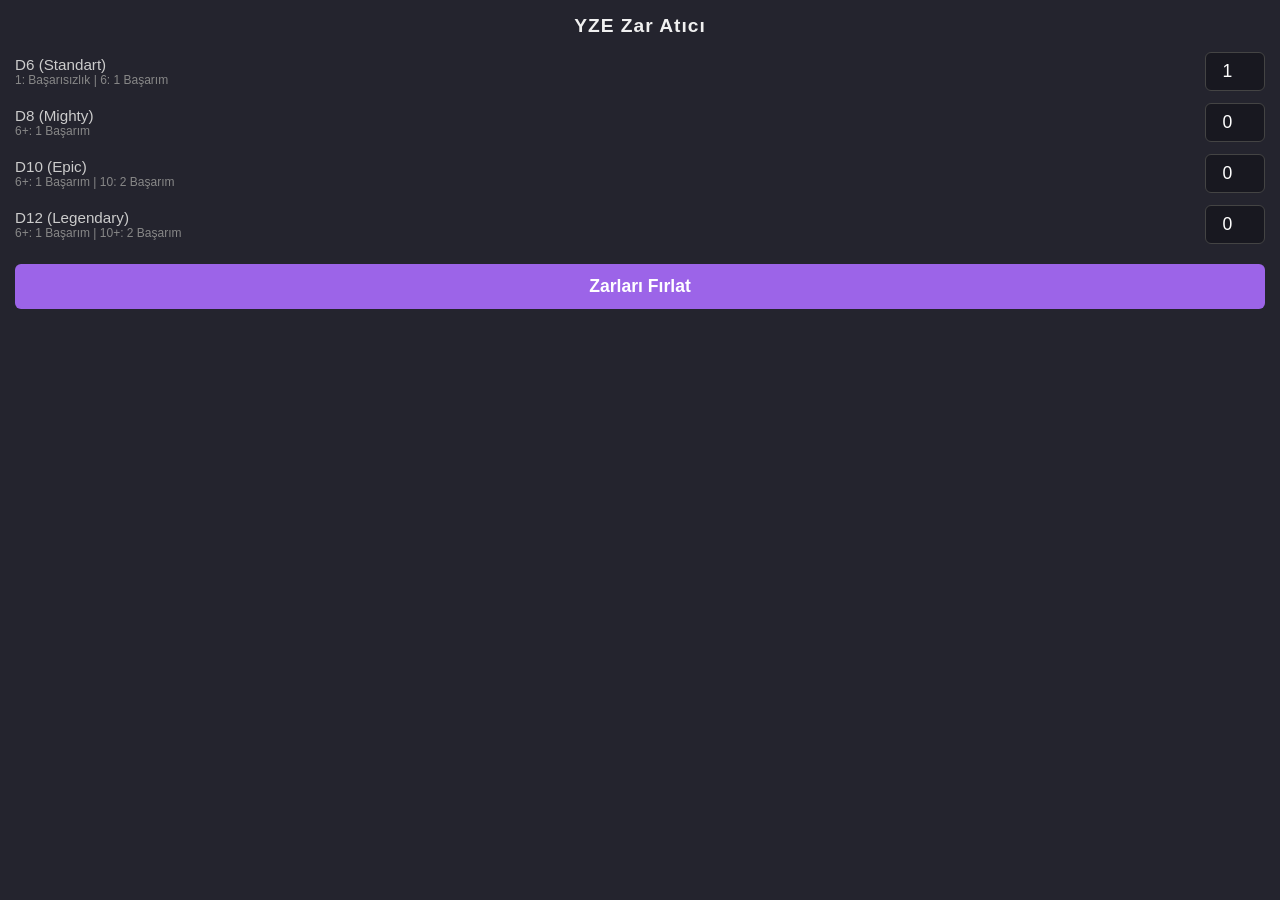
<file: seslisohbet/index.html>
<!DOCTYPE html>
<html lang="tr">
<head>
  <meta charset="UTF-8">
  <title>YZE Zar Atıcı</title>
  <style>
    :root {
      --bg-color: #24242e;
      --text-color: #f0f0f0;
      --accent: #9c64e8;
      --btn-hover: #bb86fc;
    }
    body {
      font-family: -apple-system, BlinkMacSystemFont, "Segoe UI", Roboto, Helvetica, Arial, sans-serif;
      background-color: var(--bg-color);
      color: var(--text-color);
      margin: 0;
      display: flex;
      flex-direction: column;
      align-items: center;
      padding: 15px;
      box-sizing: border-box;
    }
    h2 { margin: 0 0 15px 0; font-size: 1.2rem; letter-spacing: 1px; text-align: center;}
    
    .dice-grid {
      display: grid;
      grid-template-columns: 1fr 60px;
      gap: 12px;
      width: 100%;
      margin-bottom: 20px;
      align-items: center;
    }
    
    .dice-label {
      font-size: 0.95rem;
      color: #ccc;
      display: flex;
      flex-direction: column;
    }
    
    .dice-label small {
      font-size: 0.75rem;
      color: #888;
    }

    input[type="number"] {
      width: 100%;
      padding: 8px;
      font-size: 1.1rem;
      text-align: center;
      border: 1px solid #444;
      border-radius: 6px;
      background: #181820;
      color: #fff;
      outline: none;
      box-sizing: border-box;
    }
    input[type="number"]:focus { border-color: var(--accent); }
    
    button {
      background-color: var(--accent);
      color: #fff;
      border: none;
      padding: 12px 24px;
      font-size: 1.1rem;
      font-weight: bold;
      border-radius: 6px;
      cursor: pointer;
      width: 100%;
      transition: background 0.2s;
    }
    button:hover { background-color: var(--btn-hover); }
    
    #last-roll {
      margin-top: 15px;
      font-size: 0.85rem;
      color: #aaa;
      width: 100%;
      text-align: left;
      line-height: 1.4;
    }
    .success-text { color: #4ade80; font-weight: bold; }
    .fail-text { color: #f87171; font-weight: bold; }
  </style>
</head>
<body>
  <h2>YZE Zar Atıcı</h2>
  
  <div class="dice-grid">
    <div class="dice-label">D6 (Standart)<small>1: Başarısızlık | 6: 1 Başarım</small></div>
    <input type="number" id="d6-count" value="1" min="0" max="50">

    <div class="dice-label">D8 (Mighty)<small>6+: 1 Başarım</small></div>
    <input type="number" id="d8-count" value="0" min="0" max="10">

    <div class="dice-label">D10 (Epic)<small>6+: 1 Başarım | 10: 2 Başarım</small></div>
    <input type="number" id="d10-count" value="0" min="0" max="10">

    <div class="dice-label">D12 (Legendary)<small>6+: 1 Başarım | 10+: 2 Başarım</small></div>
    <input type="number" id="d12-count" value="0" min="0" max="10">
  </div>

  <button id="roll-btn">Zarları Fırlat</button>
  <div id="last-roll"></div>

  <script type="module">
    import OBR from "https://esm.sh/@owlbear-rodeo/sdk@3.0.0";

    const CHANNEL_ID = "com.custom.yze-dice-channel";

    OBR.onReady(async () => {
      const playerName = await OBR.player.getName();

      // Diğer oyunculardan gelen zar paketlerini dinle
      OBR.broadcast.onMessage(CHANNEL_ID, (event) => {
        showNotification(event.data);
      });

      document.getElementById("roll-btn").addEventListener("click", () => {
        // Zarların sayısını inputlardan çekiyoruz
        const counts = {
          d6: parseInt(document.getElementById("d6-count").value) || 0,
          d8: parseInt(document.getElementById("d8-count").value) || 0,
          d10: parseInt(document.getElementById("d10-count").value) || 0,
          d12: parseInt(document.getElementById("d12-count").value) || 0
        };

        if (counts.d6 === 0 && counts.d8 === 0 && counts.d10 === 0 && counts.d12 === 0) return;

        let successes = 0;
        let failures = 0;
        let rollResults = {};

        // Zar atma yardımcısı
        const rollDice = (sides, count) => {
          let results =[];
          for (let i = 0; i < count; i++) {
            results.push(Math.floor(Math.random() * sides) + 1);
          }
          return results;
        };

        // --- D6 (Standart) Hesabı ---
        if (counts.d6 > 0) {
          rollResults.d6 = rollDice(6, counts.d6);
          rollResults.d6.forEach(val => {
            if (val === 6) successes += 1;
            if (val === 1) failures += 1;
          });
        }

        // --- D8 (Mighty) Hesabı ---
        if (counts.d8 > 0) {
          rollResults.d8 = rollDice(8, counts.d8);
          rollResults.d8.forEach(val => {
            if (val >= 6) successes += 1; 
            // Max 8 olduğu için 10'a ulaşamaz.
          });
        }

        // --- D10 (Epic) Hesabı ---
        if (counts.d10 > 0) {
          rollResults.d10 = rollDice(10, counts.d10);
          rollResults.d10.forEach(val => {
            if (val >= 10) successes += 2;
            else if (val >= 6) successes += 1;
          });
        }

        // --- D12 (Legendary) Hesabı ---
        if (counts.d12 > 0) {
          rollResults.d12 = rollDice(12, counts.d12);
          rollResults.d12.forEach(val => {
            if (val >= 10) successes += 2;
            else if (val >= 6) successes += 1;
          });
        }

        const payload = { player: playerName, rollResults, successes, failures };

        // 1. Odadaki diğer oyunculara gönder
        OBR.broadcast.sendMessage(CHANNEL_ID, payload);

        // 2. Kendi ekranında Owlbear bildirimi olarak göster
        showNotification({ player: "Sen", rollResults, successes, failures });

        // 3. Eklenti menüsündeki özet ekranını güncelle
        updatePanelUI(rollResults, successes, failures);
      });

      // Owlbear bildirimini (Toast) gösteren fonksiyon
      function showNotification(data) {
        const { player, rollResults, successes, failures } = data;
        let detailsText = "";

        if (rollResults.d6) detailsText += `D6: [${rollResults.d6.join(', ')}]\n`;
        if (rollResults.d8) detailsText += `D8 (Mighty): [${rollResults.d8.join(', ')}]\n`;
        if (rollResults.d10) detailsText += `D10 (Epic): [${rollResults.d10.join(', ')}]\n`;
        if (rollResults.d12) detailsText += `D12 (Legendary): [${rollResults.d12.join(', ')}]\n`;
        
        detailsText += `\n✅ Başarım: ${successes} \n❌ Başarısızlık: ${failures}`;
        
        OBR.notification.show(`${player} zar attı!\n\n${detailsText}`);
      }

      // Eklenti içi arayüz metnini (HTML) güncelleyen fonksiyon
      function updatePanelUI(rollResults, successes, failures) {
        let htmlText = "";
        if (rollResults.d6) htmlText += `D6: [${rollResults.d6.join(', ')}]<br>`;
        if (rollResults.d8) htmlText += `D8: [${rollResults.d8.join(', ')}]<br>`;
        if (rollResults.d10) htmlText += `D10: [${rollResults.d10.join(', ')}]<br>`;
        if (rollResults.d12) htmlText += `D12: [${rollResults.d12.join(', ')}]<br>`;
        
        htmlText += `<br><span class="success-text">✅ Toplam Başarım: ${successes}</span><br>`;
        htmlText += `<span class="fail-text">❌ Başarısızlık: ${failures}</span>`;
        
        document.getElementById("last-roll").innerHTML = htmlText;
      }
    });
  </script>
</body>
</html>
</file>
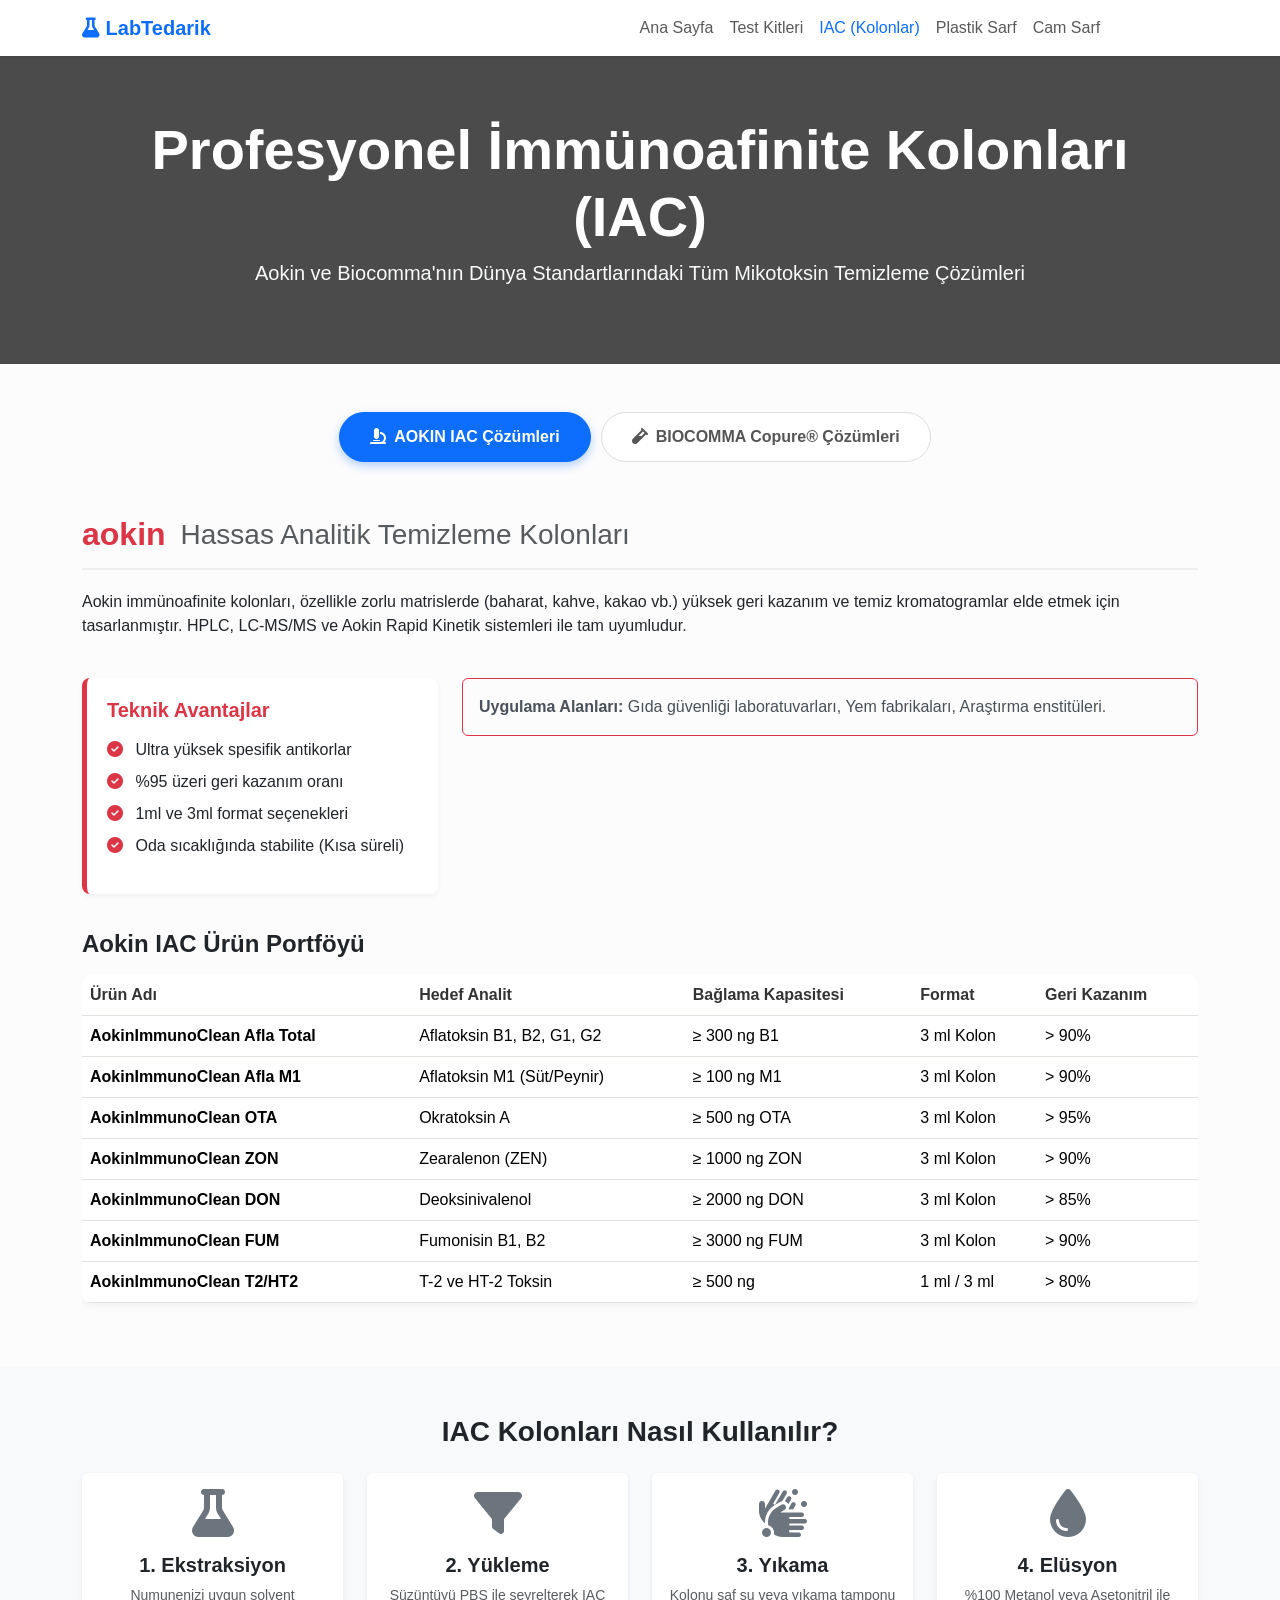
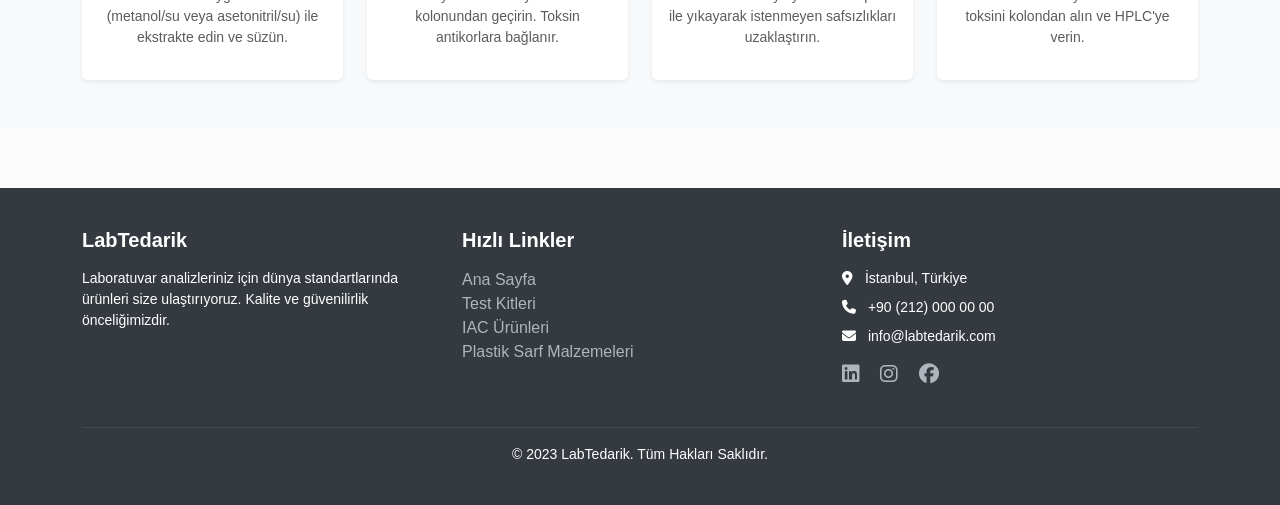
<file: wd/iac.html>
<!DOCTYPE html>
<html lang="tr">
<head>
    <meta charset="UTF-8">
    <meta name="viewport" content="width=device-width, initial-scale=1.0">
    <title>Geniş Kapsamlı IAC Ürün Kataloğu - LabTedarik</title>
    <!-- Bootstrap 5 CSS -->
    <link href="https://cdn.jsdelivr.net/npm/bootstrap@5.3.0/dist/css/bootstrap.min.css" rel="stylesheet">
    <!-- FontAwesome İkonları -->
    <link rel="stylesheet" href="https://cdnjs.cloudflare.com/ajax/libs/font-awesome/6.4.0/css/all.min.css">
    
    <style>
        :root {
            --primary-color: #0d6efd;
            --aokin-color: #dc3545; /* Aokin kırmızısı temsili */
            --biocomma-color: #0d6efd; /* Biocomma mavisi temsili */
            --bg-light: #f8f9fa;
        }
        
        body {
            font-family: 'Segoe UI', Tahoma, Geneva, Verdana, sans-serif;
            background-color: #fcfcfc;
        }

        /* Navbar */
        .navbar { box-shadow: 0 2px 4px rgba(0,0,0,.1); }
        .nav-link { font-weight: 500; }
        .nav-link:hover { color: var(--primary-color) !important; }

        /* Page Header */
        .page-header {
            background: linear-gradient(rgba(0, 0, 0, 0.7), rgba(0, 0, 0, 0.7)), url('https://images.unsplash.com/photo-1579154204601-01588f351e67?ixlib=rb-1.2.1&auto=format&fit=crop&w=1920&q=80');
            background-size: cover;
            background-position: center;
            color: white;
            padding: 60px 0;
        }

        /* Tab Menü Tasarımı */
        .nav-pills .nav-link {
            color: #555;
            background-color: white;
            border: 1px solid #ddd;
            margin-right: 10px;
            border-radius: 50px;
            padding: 12px 30px;
            font-weight: 600;
            transition: all 0.3s;
        }
        .nav-pills .nav-link.active {
            background-color: var(--primary-color);
            color: white;
            border-color: var(--primary-color);
            box-shadow: 0 4px 10px rgba(13, 110, 253, 0.3);
        }
        
        /* Tablo Tasarımı */
        .tech-table {
            background: white;
            border-radius: 8px;
            overflow: hidden;
            box-shadow: 0 2px 8px rgba(0,0,0,0.05);
        }
        .tech-table thead {
            background-color: #f1f3f5;
        }
        .tech-table th {
            font-weight: 600;
            color: #333;
        }
        .tech-table td {
            vertical-align: middle;
        }

        /* Marka Başlıkları */
        .brand-header {
            display: flex;
            align-items: center;
            margin-bottom: 20px;
            padding-bottom: 10px;
            border-bottom: 2px solid #eee;
        }
        .brand-logo-text {
            font-size: 2rem;
            font-weight: 800;
            margin-right: 15px;
        }

        /* Teknik Kartlar */
        .spec-card {
            background: #fff;
            padding: 20px;
            border-radius: 8px;
            border-left: 5px solid var(--primary-color);
            box-shadow: 0 2px 5px rgba(0,0,0,0.05);
            margin-bottom: 20px;
        }

        /* Footer */
        footer {
            background-color: #343a40;
            color: white;
            padding: 40px 0;
            margin-top: 60px;
        }
        footer a { color: #adb5bd; text-decoration: none; }
        footer a:hover { color: white; }
    </style>
</head>
<body>

    <!-- Navigasyon Menüsü -->
    <nav class="navbar navbar-expand-lg navbar-light bg-white sticky-top">
        <div class="container">
            <a class="navbar-brand fw-bold text-primary" href="index.html">
                <i class="fa-solid fa-flask"></i> LabTedarik
            </a>
            <button class="navbar-toggler" type="button" data-bs-toggle="collapse" data-bs-target="#navbarNav">
                <span class="navbar-toggler-icon"></span>
            </button>
            <div class="collapse navbar-collapse" id="navbarNav">
                <ul class="navbar-nav ms-auto">
                    <li class="nav-item"><a class="nav-link" href="index.html">Ana Sayfa</a></li>
                    <li class="nav-item"><a class="nav-link" href="test-kitleri.html">Test Kitleri</a></li>
                    <li class="nav-item"><a class="nav-link active text-primary" href="iac.html">IAC (Kolonlar)</a></li>
                    <li class="nav-item"><a class="nav-link" href="plastik-sarf.html">Plastik Sarf</a></li>
                    <li class="nav-item"><a class="nav-link" href="cam-sarf.html">Cam Sarf</a></li>
                    <li class="nav-item"><a class="nav-link btn btn-primary text-white ms-2 px-3" href="#iletisim">İletişim</a></li>
                </ul>
            </div>
        </div>
    </nav>

    <!-- Sayfa Başlığı -->
    <header class="page-header text-center">
        <div class="container">
            <h1 class="display-4 fw-bold">Profesyonel İmmünoafinite Kolonları (IAC)</h1>
            <p class="lead text-light">Aokin ve Biocomma'nın Dünya Standartlarındaki Tüm Mikotoksin Temizleme Çözümleri</p>
        </div>
    </header>

    <!-- Marka Seçim Sekmeleri -->
    <section class="py-5">
        <div class="container">
            
            <div class="row justify-content-center mb-5">
                <div class="col-md-8 text-center">
                    <ul class="nav nav-pills justify-content-center" id="pills-tab" role="tablist">
                        <li class="nav-item" role="presentation">
                            <button class="nav-link active" id="pills-aokin-tab" data-bs-toggle="pill" data-bs-target="#pills-aokin" type="button" role="tab">
                                <i class="fa-solid fa-microscope me-2"></i>AOKIN IAC Çözümleri
                            </button>
                        </li>
                        <li class="nav-item" role="presentation">
                            <button class="nav-link" id="pills-biocomma-tab" data-bs-toggle="pill" data-bs-target="#pills-biocomma" type="button" role="tab">
                                <i class="fa-solid fa-vial me-2"></i>BIOCOMMA Copure® Çözümleri
                            </button>
                        </li>
                    </ul>
                </div>
            </div>

            <div class="tab-content" id="pills-tabContent">
                
                <!-- AOKIN SEKME İÇERİĞİ -->
                <div class="tab-pane fade show active" id="pills-aokin" role="tabpanel">
                    <div class="row">
                        <!-- Aokin Hakkında -->
                        <div class="col-lg-12 mb-4">
                            <div class="brand-header">
                                <span class="brand-logo-text text-danger">aokin</span>
                                <h3 class="mb-0 text-muted">Hassas Analitik Temizleme Kolonları</h3>
                            </div>
                            <p>Aokin immünoafinite kolonları, özellikle zorlu matrislerde (baharat, kahve, kakao vb.) yüksek geri kazanım ve temiz kromatogramlar elde etmek için tasarlanmıştır. HPLC, LC-MS/MS ve Aokin Rapid Kinetik sistemleri ile tam uyumludur.</p>
                        </div>

                        <!-- Aokin Teknik Özellikler -->
                        <div class="col-md-4">
                            <div class="spec-card" style="border-color: #dc3545;">
                                <h5 class="fw-bold mb-3 text-danger">Teknik Avantajlar</h5>
                                <ul class="list-unstyled">
                                    <li class="mb-2"><i class="fa-solid fa-check-circle text-danger me-2"></i> Ultra yüksek spesifik antikorlar</li>
                                    <li class="mb-2"><i class="fa-solid fa-check-circle text-danger me-2"></i> %95 üzeri geri kazanım oranı</li>
                                    <li class="mb-2"><i class="fa-solid fa-check-circle text-danger me-2"></i> 1ml ve 3ml format seçenekleri</li>
                                    <li class="mb-2"><i class="fa-solid fa-check-circle text-danger me-2"></i> Oda sıcaklığında stabilite (Kısa süreli)</li>
                                </ul>
                            </div>
                        </div>
                        <div class="col-md-8">
                            <div class="alert alert-light border border-danger">
                                <strong>Uygulama Alanları:</strong> Gıda güvenliği laboratuvarları, Yem fabrikaları, Araştırma enstitüleri.
                            </div>
                        </div>

                        <!-- Aokin Ürün Listesi Tablosu -->
                        <div class="col-12 mt-3">
                            <h4 class="fw-bold mb-3">Aokin IAC Ürün Portföyü</h4>
                            <div class="table-responsive">
                                <table class="table tech-table table-hover">
                                    <thead>
                                        <tr>
                                            <th>Ürün Adı</th>
                                            <th>Hedef Analit</th>
                                            <th>Bağlama Kapasitesi</th>
                                            <th>Format</th>
                                            <th>Geri Kazanım</th>
                                        </tr>
                                    </thead>
                                    <tbody>
                                        <tr>
                                            <td class="fw-bold">AokinImmunoClean Afla Total</td>
                                            <td>Aflatoksin B1, B2, G1, G2</td>
                                            <td>≥ 300 ng B1</td>
                                            <td>3 ml Kolon</td>
                                            <td>> 90%</td>
                                        </tr>
                                        <tr>
                                            <td class="fw-bold">AokinImmunoClean Afla M1</td>
                                            <td>Aflatoksin M1 (Süt/Peynir)</td>
                                            <td>≥ 100 ng M1</td>
                                            <td>3 ml Kolon</td>
                                            <td>> 90%</td>
                                        </tr>
                                        <tr>
                                            <td class="fw-bold">AokinImmunoClean OTA</td>
                                            <td>Okratoksin A</td>
                                            <td>≥ 500 ng OTA</td>
                                            <td>3 ml Kolon</td>
                                            <td>> 95%</td>
                                        </tr>
                                        <tr>
                                            <td class="fw-bold">AokinImmunoClean ZON</td>
                                            <td>Zearalenon (ZEN)</td>
                                            <td>≥ 1000 ng ZON</td>
                                            <td>3 ml Kolon</td>
                                            <td>> 90%</td>
                                        </tr>
                                        <tr>
                                            <td class="fw-bold">AokinImmunoClean DON</td>
                                            <td>Deoksinivalenol</td>
                                            <td>≥ 2000 ng DON</td>
                                            <td>3 ml Kolon</td>
                                            <td>> 85%</td>
                                        </tr>
                                        <tr>
                                            <td class="fw-bold">AokinImmunoClean FUM</td>
                                            <td>Fumonisin B1, B2</td>
                                            <td>≥ 3000 ng FUM</td>
                                            <td>3 ml Kolon</td>
                                            <td>> 90%</td>
                                        </tr>
                                        <tr>
                                            <td class="fw-bold">AokinImmunoClean T2/HT2</td>
                                            <td>T-2 ve HT-2 Toksin</td>
                                            <td>≥ 500 ng</td>
                                            <td>1 ml / 3 ml</td>
                                            <td>> 80%</td>
                                        </tr>
                                    </tbody>
                                </table>
                            </div>
                        </div>
                    </div>
                </div>

                <!-- BIOCOMMA SEKME İÇERİĞİ -->
                <div class="tab-pane fade" id="pills-biocomma" role="tabpanel">
                    <div class="row">
                        <!-- Biocomma Hakkında -->
                        <div class="col-lg-12 mb-4">
                            <div class="brand-header">
                                <span class="brand-logo-text text-primary">biocomma</span>
                                <h3 class="mb-0 text-muted">Copure® Yüksek Performanslı IAC</h3>
                            </div>
                            <p>Biocomma'nın Copure® serisi, AOAC ve GB standartlarına uygun olarak üretilir. Geniş üretim kapasitesi sayesinde yüksek kaliteyi ekonomik maliyetlerle sunar. Özellikle rutin analiz yapan laboratuvarlar için idealdir.</p>
                        </div>

                        <!-- Biocomma Teknik Özellikler -->
                        <div class="col-md-4">
                            <div class="spec-card" style="border-color: #0d6efd;">
                                <h5 class="fw-bold mb-3 text-primary">Teknik Avantajlar</h5>
                                <ul class="list-unstyled">
                                    <li class="mb-2"><i class="fa-solid fa-check-circle text-primary me-2"></i> Hızlı akış hızı özelliği</li>
                                    <li class="mb-2"><i class="fa-solid fa-check-circle text-primary me-2"></i> Mükemmel tekrarlanabilirlik (RSD < %5)</li>
                                    <li class="mb-2"><i class="fa-solid fa-check-circle text-primary me-2"></i> LC-MS/MS için "clean-up" garantisi</li>
                                    <li class="mb-2"><i class="fa-solid fa-check-circle text-primary me-2"></i> 18 ay raf ömrü</li>
                                </ul>
                            </div>
                        </div>
                        <div class="col-md-8">
                            <div class="alert alert-light border border-primary">
                                <strong>Öne Çıkan Özellik:</strong> Biocomma, tek seferde birden fazla toksini temizleyebilen "Multi-Toksin" kolonlarında uzmandır.
                            </div>
                        </div>

                        <!-- Biocomma Ürün Listesi Tablosu -->
                        <div class="col-12 mt-3">
                            <h4 class="fw-bold mb-3">Biocomma Copure® IAC Ürün Portföyü</h4>
                            <div class="table-responsive">
                                <table class="table tech-table table-striped">
                                    <thead>
                                        <tr>
                                            <th class="bg-primary text-white">Ürün Kodu</th>
                                            <th class="bg-primary text-white">Ürün Adı / Açıklama</th>
                                            <th class="bg-primary text-white">Uygulama</th>
                                            <th class="bg-primary text-white">Kapasite</th>
                                        </tr>
                                    </thead>
                                    <tbody>
                                        <tr>
                                            <td>COIAC1001</td>
                                            <td><strong>Aflatoxin B1 IAC</strong></td>
                                            <td>Tahıl, Yem, Yağ</td>
                                            <td>≥ 200ng</td>
                                        </tr>
                                        <tr>
                                            <td>COIAC1004</td>
                                            <td><strong>Aflatoxin Total (B1/B2/G1/G2) IAC</strong></td>
                                            <td>Geniş Kapsamlı Gıda</td>
                                            <td>≥ 300ng</td>
                                        </tr>
                                        <tr>
                                            <td>COIAC1005</td>
                                            <td><strong>Aflatoxin M1 IAC</strong></td>
                                            <td>Süt, Süt Tozu, Peynir</td>
                                            <td>≥ 100ng</td>
                                        </tr>
                                        <tr>
                                            <td>COIAC2001</td>
                                            <td><strong>Ochratoxin A (OTA) IAC</strong></td>
                                            <td>Kahve, Şarap, Baharat</td>
                                            <td>≥ 200ng</td>
                                        </tr>
                                        <tr>
                                            <td>COIAC3001</td>
                                            <td><strong>Zearalenone (ZEN) IAC</strong></td>
                                            <td>Mısır ve Türevleri</td>
                                            <td>≥ 1000ng</td>
                                        </tr>
                                        <tr>
                                            <td>COIAC4001</td>
                                            <td><strong>Deoxynivalenol (DON) IAC</strong></td>
                                            <td>Buğday, Un</td>
                                            <td>≥ 2000ng</td>
                                        </tr>
                                        <tr>
                                            <td>COIAC5001</td>
                                            <td><strong>Fumonisin (FB1/FB2/FB3) IAC</strong></td>
                                            <td>Mısır Bazlı Gıdalar</td>
                                            <td>≥ 3000ng</td>
                                        </tr>
                                        <tr>
                                            <td>COIAC6001</td>
                                            <td><strong>T-2 / HT-2 Toxin IAC</strong></td>
                                            <td>Yulaf, Arpa</td>
                                            <td>≥ 500ng</td>
                                        </tr>
                                        <tr class="table-warning">
                                            <td>COIAC8003</td>
                                            <td><strong>Multi-Toxin IAC (Afla+OTA+ZEN)</strong></td>
                                            <td>Karma Yem Analizleri</td>
                                            <td>Kombine</td>
                                        </tr>
                                        <tr class="table-warning">
                                            <td>COIAC8005</td>
                                            <td><strong>Multi-Toxin IAC (Afla+ZEN+DON+T2)</strong></td>
                                            <td>Kompleks Tahıl Analizi</td>
                                            <td>Kombine</td>
                                        </tr>
                                    </tbody>
                                </table>
                            </div>
                        </div>
                    </div>
                </div>

            </div>
        </div>
    </section>

    <!-- Kullanım Yönergeleri / Ortak Bilgi -->
    <section class="py-5 bg-light">
        <div class="container">
            <h3 class="text-center fw-bold mb-4">IAC Kolonları Nasıl Kullanılır?</h3>
            <div class="row g-4 text-center">
                <div class="col-md-3">
                    <div class="card h-100 border-0 shadow-sm">
                        <div class="card-body">
                            <i class="fa-solid fa-flask fa-3x text-secondary mb-3"></i>
                            <h5 class="fw-bold">1. Ekstraksiyon</h5>
                            <p class="small text-muted">Numunenizi uygun solvent (metanol/su veya asetonitril/su) ile ekstrakte edin ve süzün.</p>
                        </div>
                    </div>
                </div>
                <div class="col-md-3">
                    <div class="card h-100 border-0 shadow-sm">
                        <div class="card-body">
                            <i class="fa-solid fa-filter fa-3x text-secondary mb-3"></i>
                            <h5 class="fw-bold">2. Yükleme</h5>
                            <p class="small text-muted">Süzüntüyü PBS ile seyrelterek IAC kolonundan geçirin. Toksin antikorlara bağlanır.</p>
                        </div>
                    </div>
                </div>
                <div class="col-md-3">
                    <div class="card h-100 border-0 shadow-sm">
                        <div class="card-body">
                            <i class="fa-solid fa-hands-bubbles fa-3x text-secondary mb-3"></i>
                            <h5 class="fw-bold">3. Yıkama</h5>
                            <p class="small text-muted">Kolonu saf su veya yıkama tamponu ile yıkayarak istenmeyen safsızlıkları uzaklaştırın.</p>
                        </div>
                    </div>
                </div>
                <div class="col-md-3">
                    <div class="card h-100 border-0 shadow-sm">
                        <div class="card-body">
                            <i class="fa-solid fa-droplet fa-3x text-secondary mb-3"></i>
                            <h5 class="fw-bold">4. Elüsyon</h5>
                            <p class="small text-muted">%100 Metanol veya Asetonitril ile toksini kolondan alın ve HPLC'ye verin.</p>
                        </div>
                    </div>
                </div>
            </div>
        </div>
    </section>

    <!-- İletişim / Footer -->
    <footer id="iletisim">
        <div class="container">
            <div class="row">
                <div class="col-md-4 mb-4">
                    <h5 class="fw-bold mb-3">LabTedarik</h5>
                    <p class="small">Laboratuvar analizleriniz için dünya standartlarında ürünleri size ulaştırıyoruz. Kalite ve güvenilirlik önceliğimizdir.</p>
                </div>
                <div class="col-md-4 mb-4">
                    <h5 class="fw-bold mb-3">Hızlı Linkler</h5>
                    <ul class="list-unstyled">
                        <li><a href="index.html">Ana Sayfa</a></li>
                        <li><a href="test-kitleri.html">Test Kitleri</a></li>
                        <li><a href="iac.html">IAC Ürünleri</a></li>
                        <li><a href="plastik-sarf.html">Plastik Sarf Malzemeleri</a></li>
                    </ul>
                </div>
                <div class="col-md-4 mb-4">
                    <h5 class="fw-bold mb-3">İletişim</h5>
                    <ul class="list-unstyled small">
                        <li class="mb-2"><i class="fa-solid fa-location-dot me-2"></i> İstanbul, Türkiye</li>
                        <li class="mb-2"><i class="fa-solid fa-phone me-2"></i> +90 (212) 000 00 00</li>
                        <li class="mb-2"><i class="fa-solid fa-envelope me-2"></i> info@labtedarik.com</li>
                    </ul>
                    <div class="mt-3">
                        <a href="#" class="me-3"><i class="fa-brands fa-linkedin fa-lg"></i></a>
                        <a href="#" class="me-3"><i class="fa-brands fa-instagram fa-lg"></i></a>
                        <a href="#"><i class="fa-brands fa-facebook fa-lg"></i></a>
                    </div>
                </div>
            </div>
            <hr class="border-secondary">
            <div class="text-center small">
                &copy; 2023 LabTedarik. Tüm Hakları Saklıdır.
            </div>
        </div>
    </footer>

    <!-- Bootstrap 5 JS -->
    <script src="https://cdn.jsdelivr.net/npm/bootstrap@5.3.0/dist/js/bootstrap.bundle.min.js"></script>
</body>
</html>
</file>
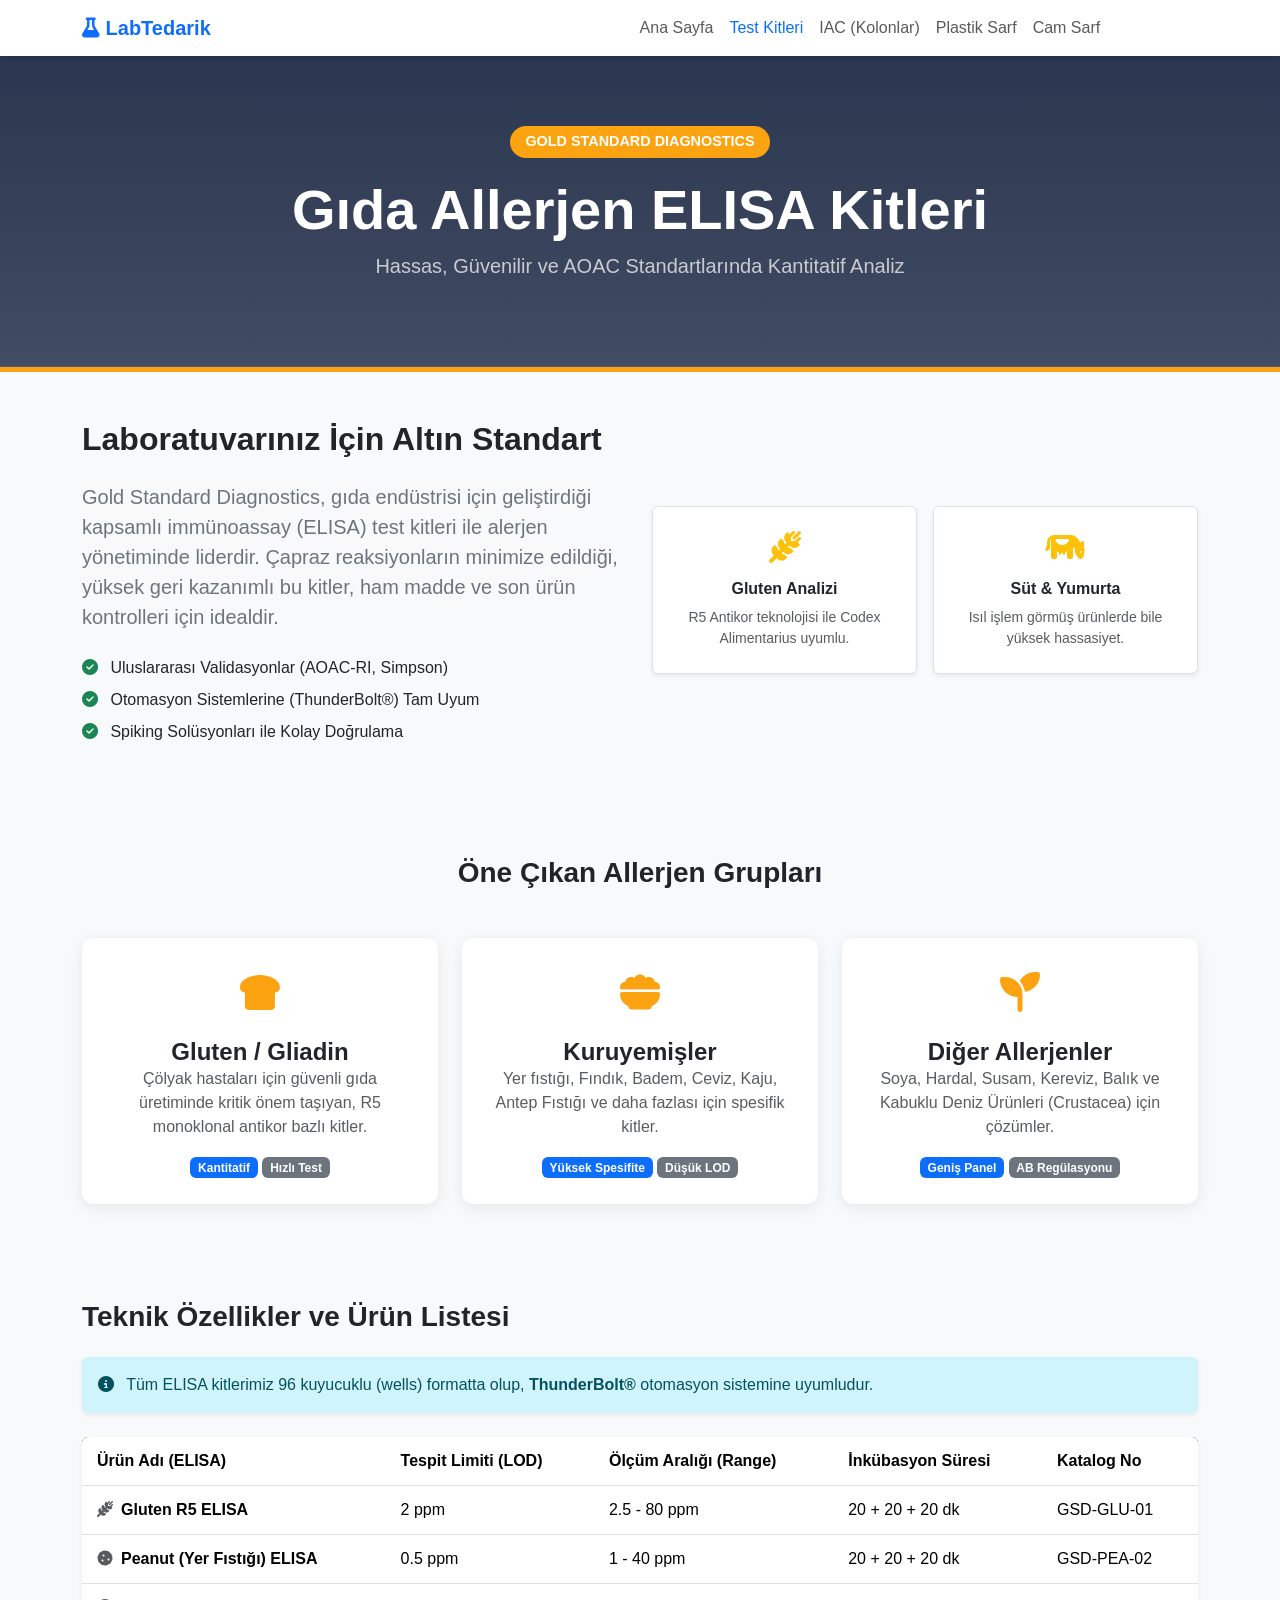
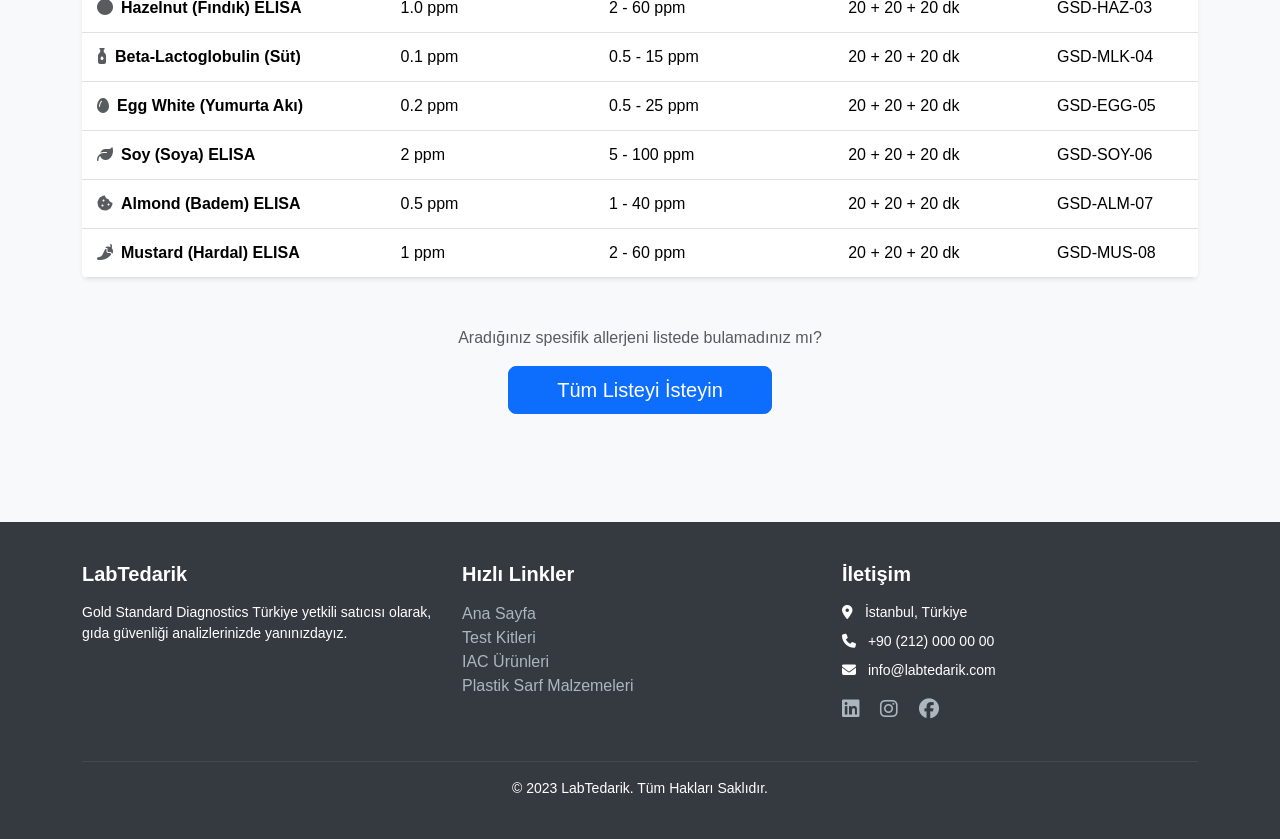
<file: wd/test-kitleri.html>
<!DOCTYPE html>
<html lang="tr">
<head>
    <meta charset="UTF-8">
    <meta name="viewport" content="width=device-width, initial-scale=1.0">
    <title>Gold Standard Diagnostics Allerjen Kitleri - LabTedarik</title>
    <!-- Bootstrap 5 CSS -->
    <link href="https://cdn.jsdelivr.net/npm/bootstrap@5.3.0/dist/css/bootstrap.min.css" rel="stylesheet">
    <!-- FontAwesome İkonları -->
    <link rel="stylesheet" href="https://cdnjs.cloudflare.com/ajax/libs/font-awesome/6.4.0/css/all.min.css">
    
    <style>
        :root {
            --primary-color: #0d6efd;
            --gsd-color: #fca311; /* Gold Standard Diagnostics temsili altın/turuncu tonu */
            --header-bg: #14213d;
        }
        
        body {
            font-family: 'Segoe UI', Tahoma, Geneva, Verdana, sans-serif;
            background-color: #f8f9fa;
        }

        /* Navbar */
        .navbar { box-shadow: 0 2px 4px rgba(0,0,0,.1); }
        .nav-link { font-weight: 500; }
        .nav-link:hover { color: var(--primary-color) !important; }

        /* Özelleştirilmiş Header */
        .page-header {
            background: linear-gradient(rgba(20, 33, 61, 0.9), rgba(20, 33, 61, 0.8)), url('https://images.unsplash.com/photo-1606914501449-1a96e8121287?ixlib=rb-1.2.1&auto=format&fit=crop&w=1920&q=80');
            background-size: cover;
            background-position: center;
            color: white;
            padding: 70px 0;
            border-bottom: 5px solid var(--gsd-color);
        }

        /* Ürün Kategorileri Kartları */
        .allergen-card {
            border: none;
            border-radius: 12px;
            overflow: hidden;
            box-shadow: 0 4px 15px rgba(0,0,0,0.08);
            transition: transform 0.3s;
            background: white;
            height: 100%;
        }
        .allergen-card:hover {
            transform: translateY(-5px);
            box-shadow: 0 8px 25px rgba(0,0,0,0.15);
        }
        .allergen-icon {
            font-size: 2.5rem;
            color: var(--gsd-color);
            margin-bottom: 15px;
        }
        .card-body {
            padding: 25px;
        }

        /* Teknik Tablo */
        .spec-table thead {
            background-color: #14213d;
            color: white;
        }
        .spec-table th, .spec-table td {
            vertical-align: middle;
            padding: 12px 15px;
        }
        .badge-method {
            background-color: #e9ecef;
            color: #333;
            border: 1px solid #ced4da;
            font-weight: 500;
        }

        /* Marka Vurgusu */
        .gsd-badge {
            background-color: var(--gsd-color);
            color: white;
            padding: 5px 15px;
            border-radius: 20px;
            font-weight: bold;
            font-size: 0.9rem;
            display: inline-block;
            margin-bottom: 10px;
        }

        /* Footer */
        footer {
            background-color: #343a40;
            color: white;
            padding: 40px 0;
            margin-top: 60px;
        }
        footer a { color: #adb5bd; text-decoration: none; }
        footer a:hover { color: white; }
    </style>
</head>
<body>

    <!-- Navigasyon Menüsü -->
    <nav class="navbar navbar-expand-lg navbar-light bg-white sticky-top">
        <div class="container">
            <a class="navbar-brand fw-bold text-primary" href="index.html">
                <i class="fa-solid fa-flask"></i> LabTedarik
            </a>
            <button class="navbar-toggler" type="button" data-bs-toggle="collapse" data-bs-target="#navbarNav">
                <span class="navbar-toggler-icon"></span>
            </button>
            <div class="collapse navbar-collapse" id="navbarNav">
                <ul class="navbar-nav ms-auto">
                    <li class="nav-item"><a class="nav-link" href="index.html">Ana Sayfa</a></li>
                    <li class="nav-item"><a class="nav-link active text-primary" href="test-kitleri.html">Test Kitleri</a></li>
                    <li class="nav-item"><a class="nav-link" href="iac.html">IAC (Kolonlar)</a></li>
                    <li class="nav-item"><a class="nav-link" href="plastik-sarf.html">Plastik Sarf</a></li>
                    <li class="nav-item"><a class="nav-link" href="cam-sarf.html">Cam Sarf</a></li>
                    <li class="nav-item"><a class="nav-link btn btn-primary text-white ms-2 px-3" href="#iletisim">İletişim</a></li>
                </ul>
            </div>
        </div>
    </nav>

    <!-- Header Alanı -->
    <header class="page-header text-center">
        <div class="container">
            <span class="gsd-badge">GOLD STANDARD DIAGNOSTICS</span>
            <h1 class="display-4 fw-bold mt-2">Gıda Allerjen ELISA Kitleri</h1>
            <p class="lead text-light opacity-75">Hassas, Güvenilir ve AOAC Standartlarında Kantitatif Analiz</p>
        </div>
    </header>

    <!-- Giriş Bölümü -->
    <section class="py-5">
        <div class="container">
            <div class="row align-items-center">
                <div class="col-lg-6">
                    <h2 class="fw-bold mb-4">Laboratuvarınız İçin Altın Standart</h2>
                    <p class="text-secondary fs-5">
                        Gold Standard Diagnostics, gıda endüstrisi için geliştirdiği kapsamlı immünoassay (ELISA) test kitleri ile alerjen yönetiminde liderdir. Çapraz reaksiyonların minimize edildiği, yüksek geri kazanımlı bu kitler, ham madde ve son ürün kontrolleri için idealdir.
                    </p>
                    <ul class="list-unstyled mt-4">
                        <li class="mb-2"><i class="fa-solid fa-circle-check text-success me-2"></i> Uluslararası Validasyonlar (AOAC-RI, Simpson)</li>
                        <li class="mb-2"><i class="fa-solid fa-circle-check text-success me-2"></i> Otomasyon Sistemlerine (ThunderBolt®) Tam Uyum</li>
                        <li class="mb-2"><i class="fa-solid fa-circle-check text-success me-2"></i> Spiking Solüsyonları ile Kolay Doğrulama</li>
                    </ul>
                </div>
                <div class="col-lg-6">
                    <div class="row g-3">
                        <!-- Özellik Kartları -->
                        <div class="col-sm-6">
                            <div class="p-4 bg-white rounded shadow-sm text-center border">
                                <i class="fa-solid fa-wheat-awn text-warning fa-2x mb-3"></i>
                                <h6 class="fw-bold">Gluten Analizi</h6>
                                <p class="small text-muted mb-0">R5 Antikor teknolojisi ile Codex Alimentarius uyumlu.</p>
                            </div>
                        </div>
                        <div class="col-sm-6">
                            <div class="p-4 bg-white rounded shadow-sm text-center border">
                                <i class="fa-solid fa-cow text-warning fa-2x mb-3"></i>
                                <h6 class="fw-bold">Süt & Yumurta</h6>
                                <p class="small text-muted mb-0">Isıl işlem görmüş ürünlerde bile yüksek hassasiyet.</p>
                            </div>
                        </div>
                    </div>
                </div>
            </div>
        </div>
    </section>

    <!-- Ürün Grupları Grid -->
    <section class="py-5 bg-light">
        <div class="container">
            <h3 class="text-center fw-bold mb-5">Öne Çıkan Allerjen Grupları</h3>
            <div class="row g-4">
                
                <!-- Gluten -->
                <div class="col-md-4">
                    <div class="allergen-card text-center">
                        <div class="card-body">
                            <div class="allergen-icon"><i class="fa-solid fa-bread-slice"></i></div>
                            <h4 class="card-title fw-bold">Gluten / Gliadin</h4>
                            <p class="card-text text-muted">Çölyak hastaları için güvenli gıda üretiminde kritik önem taşıyan, R5 monoklonal antikor bazlı kitler.</p>
                            <span class="badge bg-primary">Kantitatif</span>
                            <span class="badge bg-secondary">Hızlı Test</span>
                        </div>
                    </div>
                </div>

                <!-- Kuruyemişler -->
                <div class="col-md-4">
                    <div class="allergen-card text-center">
                        <div class="card-body">
                            <div class="allergen-icon"><i class="fa-solid fa-bowl-food"></i></div>
                            <h4 class="card-title fw-bold">Kuruyemişler</h4>
                            <p class="card-text text-muted">Yer fıstığı, Fındık, Badem, Ceviz, Kaju, Antep Fıstığı ve daha fazlası için spesifik kitler.</p>
                            <span class="badge bg-primary">Yüksek Spesifite</span>
                            <span class="badge bg-secondary">Düşük LOD</span>
                        </div>
                    </div>
                </div>

                <!-- Diğer Allerjenler -->
                <div class="col-md-4">
                    <div class="allergen-card text-center">
                        <div class="card-body">
                            <div class="allergen-icon"><i class="fa-solid fa-seedling"></i></div>
                            <h4 class="card-title fw-bold">Diğer Allerjenler</h4>
                            <p class="card-text text-muted">Soya, Hardal, Susam, Kereviz, Balık ve Kabuklu Deniz Ürünleri (Crustacea) için çözümler.</p>
                            <span class="badge bg-primary">Geniş Panel</span>
                            <span class="badge bg-secondary">AB Regülasyonu</span>
                        </div>
                    </div>
                </div>

            </div>
        </div>
    </section>

    <!-- Detaylı Teknik Tablo -->
    <section class="py-5">
        <div class="container">
            <h3 class="fw-bold mb-4">Teknik Özellikler ve Ürün Listesi</h3>
            <div class="alert alert-info border-0 shadow-sm mb-4">
                <i class="fa-solid fa-info-circle me-2"></i> Tüm ELISA kitlerimiz 96 kuyucuklu (wells) formatta olup, <strong>ThunderBolt®</strong> otomasyon sistemine uyumludur.
            </div>

            <div class="table-responsive shadow-sm rounded">
                <table class="table table-hover spec-table mb-0 bg-white">
                    <thead>
                        <tr>
                            <th>Ürün Adı (ELISA)</th>
                            <th>Tespit Limiti (LOD)</th>
                            <th>Ölçüm Aralığı (Range)</th>
                            <th>İnkübasyon Süresi</th>
                            <th>Katalog No</th>
                        </tr>
                    </thead>
                    <tbody>
                        <!-- Gluten -->
                        <tr>
                            <td class="fw-bold"><i class="fa-solid fa-wheat-awn text-muted me-2"></i>Gluten R5 ELISA</td>
                            <td>2 ppm</td>
                            <td>2.5 - 80 ppm</td>
                            <td>20 + 20 + 20 dk</td>
                            <td>GSD-GLU-01</td>
                        </tr>
                        <!-- Fıstık -->
                        <tr>
                            <td class="fw-bold"><i class="fa-solid fa-cookie text-muted me-2"></i>Peanut (Yer Fıstığı) ELISA</td>
                            <td>0.5 ppm</td>
                            <td>1 - 40 ppm</td>
                            <td>20 + 20 + 20 dk</td>
                            <td>GSD-PEA-02</td>
                        </tr>
                        <!-- Fındık -->
                        <tr>
                            <td class="fw-bold"><i class="fa-solid fa-circle text-muted me-2"></i>Hazelnut (Fındık) ELISA</td>
                            <td>1.0 ppm</td>
                            <td>2 - 60 ppm</td>
                            <td>20 + 20 + 20 dk</td>
                            <td>GSD-HAZ-03</td>
                        </tr>
                        <!-- Süt -->
                        <tr>
                            <td class="fw-bold"><i class="fa-solid fa-bottle-droplet text-muted me-2"></i>Beta-Lactoglobulin (Süt)</td>
                            <td>0.1 ppm</td>
                            <td>0.5 - 15 ppm</td>
                            <td>20 + 20 + 20 dk</td>
                            <td>GSD-MLK-04</td>
                        </tr>
                        <!-- Yumurta -->
                        <tr>
                            <td class="fw-bold"><i class="fa-solid fa-egg text-muted me-2"></i>Egg White (Yumurta Akı)</td>
                            <td>0.2 ppm</td>
                            <td>0.5 - 25 ppm</td>
                            <td>20 + 20 + 20 dk</td>
                            <td>GSD-EGG-05</td>
                        </tr>
                        <!-- Soya -->
                        <tr>
                            <td class="fw-bold"><i class="fa-solid fa-leaf text-muted me-2"></i>Soy (Soya) ELISA</td>
                            <td>2 ppm</td>
                            <td>5 - 100 ppm</td>
                            <td>20 + 20 + 20 dk</td>
                            <td>GSD-SOY-06</td>
                        </tr>
                        <!-- Badem -->
                        <tr>
                            <td class="fw-bold"><i class="fa-solid fa-cookie-bite text-muted me-2"></i>Almond (Badem) ELISA</td>
                            <td>0.5 ppm</td>
                            <td>1 - 40 ppm</td>
                            <td>20 + 20 + 20 dk</td>
                            <td>GSD-ALM-07</td>
                        </tr>
                        <!-- Hardal -->
                        <tr>
                            <td class="fw-bold"><i class="fa-solid fa-pepper-hot text-muted me-2"></i>Mustard (Hardal) ELISA</td>
                            <td>1 ppm</td>
                            <td>2 - 60 ppm</td>
                            <td>20 + 20 + 20 dk</td>
                            <td>GSD-MUS-08</td>
                        </tr>
                    </tbody>
                </table>
            </div>
            
            <div class="text-center mt-5">
                <p class="text-muted mb-3">Aradığınız spesifik allerjeni listede bulamadınız mı?</p>
                <a href="#iletisim" class="btn btn-primary btn-lg px-5">Tüm Listeyi İsteyin</a>
            </div>
        </div>
    </section>

    <!-- İletişim / Footer -->
    <footer id="iletisim">
        <div class="container">
            <div class="row">
                <div class="col-md-4 mb-4">
                    <h5 class="fw-bold mb-3">LabTedarik</h5>
                    <p class="small">Gold Standard Diagnostics Türkiye yetkili satıcısı olarak, gıda güvenliği analizlerinizde yanınızdayız.</p>
                </div>
                <div class="col-md-4 mb-4">
                    <h5 class="fw-bold mb-3">Hızlı Linkler</h5>
                    <ul class="list-unstyled">
                        <li><a href="index.html">Ana Sayfa</a></li>
                        <li><a href="test-kitleri.html">Test Kitleri</a></li>
                        <li><a href="iac.html">IAC Ürünleri</a></li>
                        <li><a href="plastik-sarf.html">Plastik Sarf Malzemeleri</a></li>
                    </ul>
                </div>
                <div class="col-md-4 mb-4">
                    <h5 class="fw-bold mb-3">İletişim</h5>
                    <ul class="list-unstyled small">
                        <li class="mb-2"><i class="fa-solid fa-location-dot me-2"></i> İstanbul, Türkiye</li>
                        <li class="mb-2"><i class="fa-solid fa-phone me-2"></i> +90 (212) 000 00 00</li>
                        <li class="mb-2"><i class="fa-solid fa-envelope me-2"></i> info@labtedarik.com</li>
                    </ul>
                    <div class="mt-3">
                        <a href="#" class="me-3"><i class="fa-brands fa-linkedin fa-lg"></i></a>
                        <a href="#" class="me-3"><i class="fa-brands fa-instagram fa-lg"></i></a>
                        <a href="#"><i class="fa-brands fa-facebook fa-lg"></i></a>
                    </div>
                </div>
            </div>
            <hr class="border-secondary">
            <div class="text-center small">
                &copy; 2023 LabTedarik. Tüm Hakları Saklıdır.
            </div>
        </div>
    </footer>

    <!-- Bootstrap 5 JS -->
    <script src="https://cdn.jsdelivr.net/npm/bootstrap@5.3.0/dist/js/bootstrap.bundle.min.js"></script>
</body>
</html>
</file>
